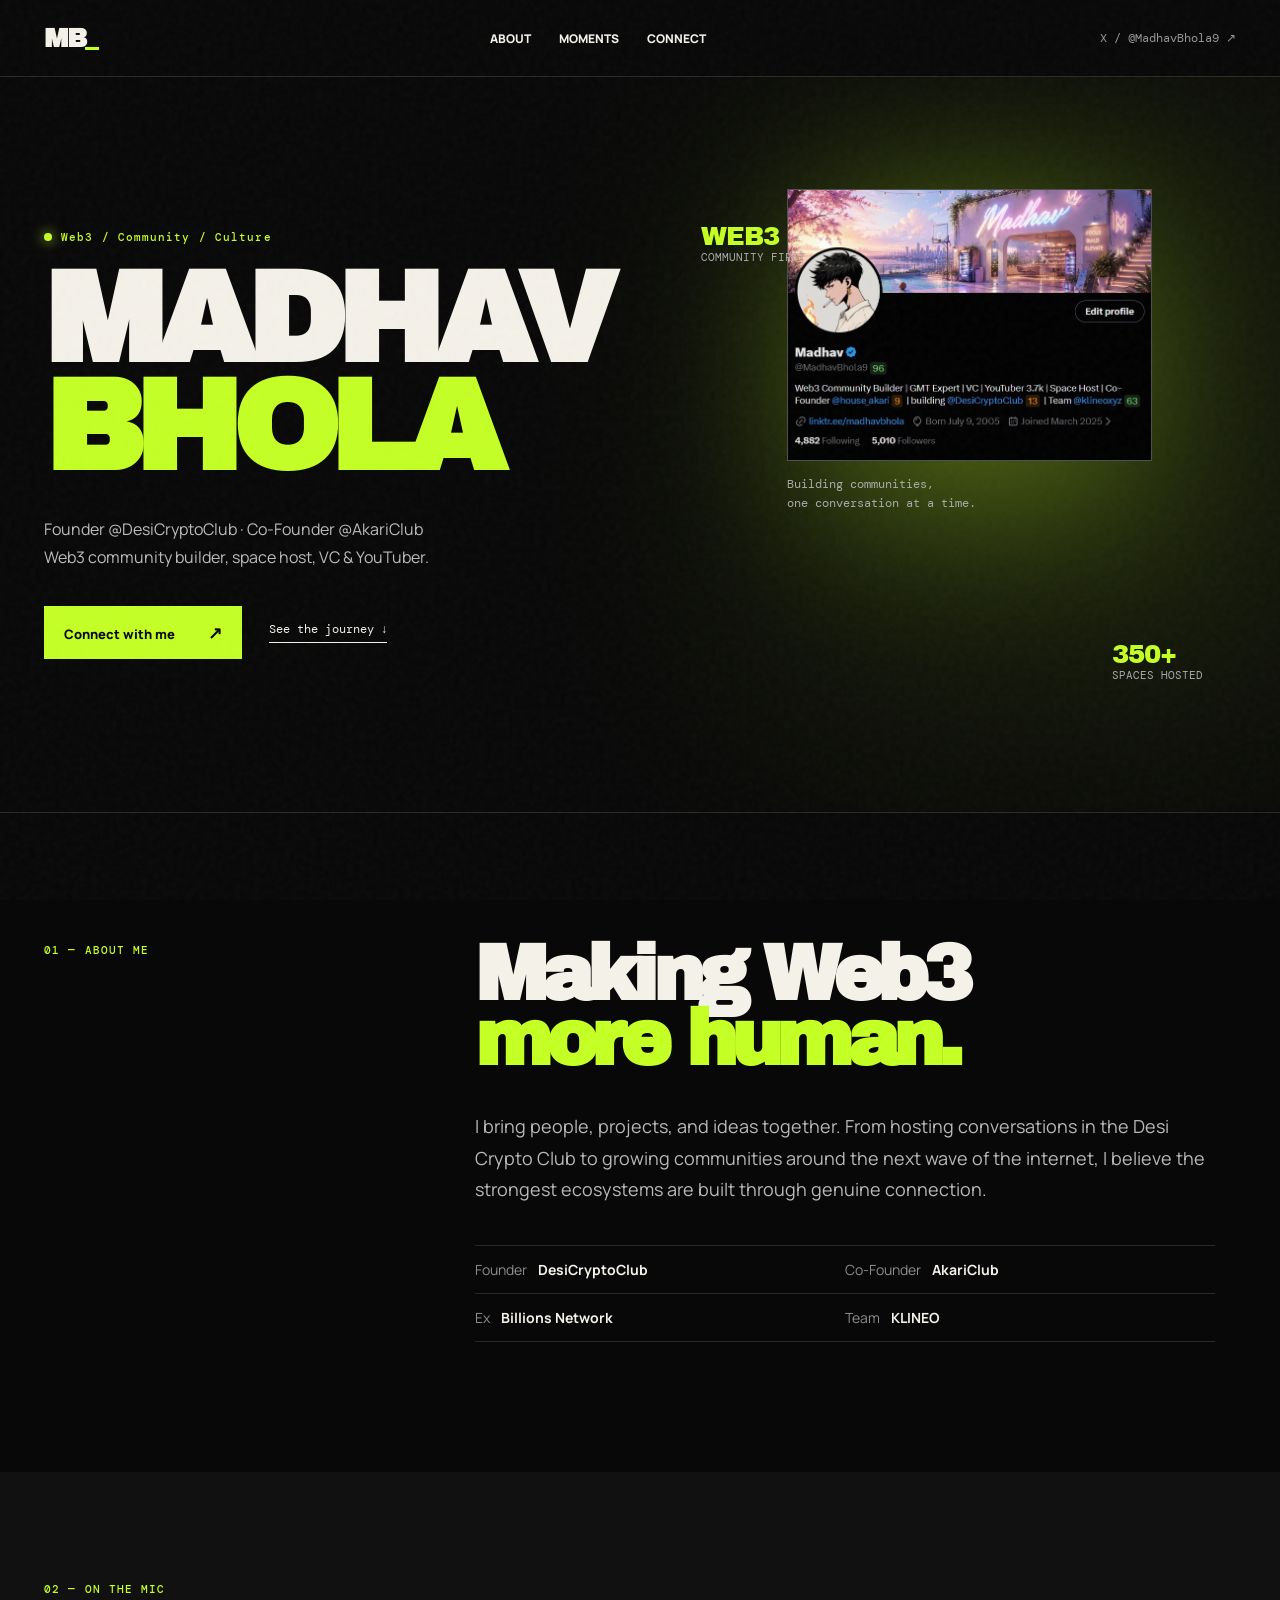
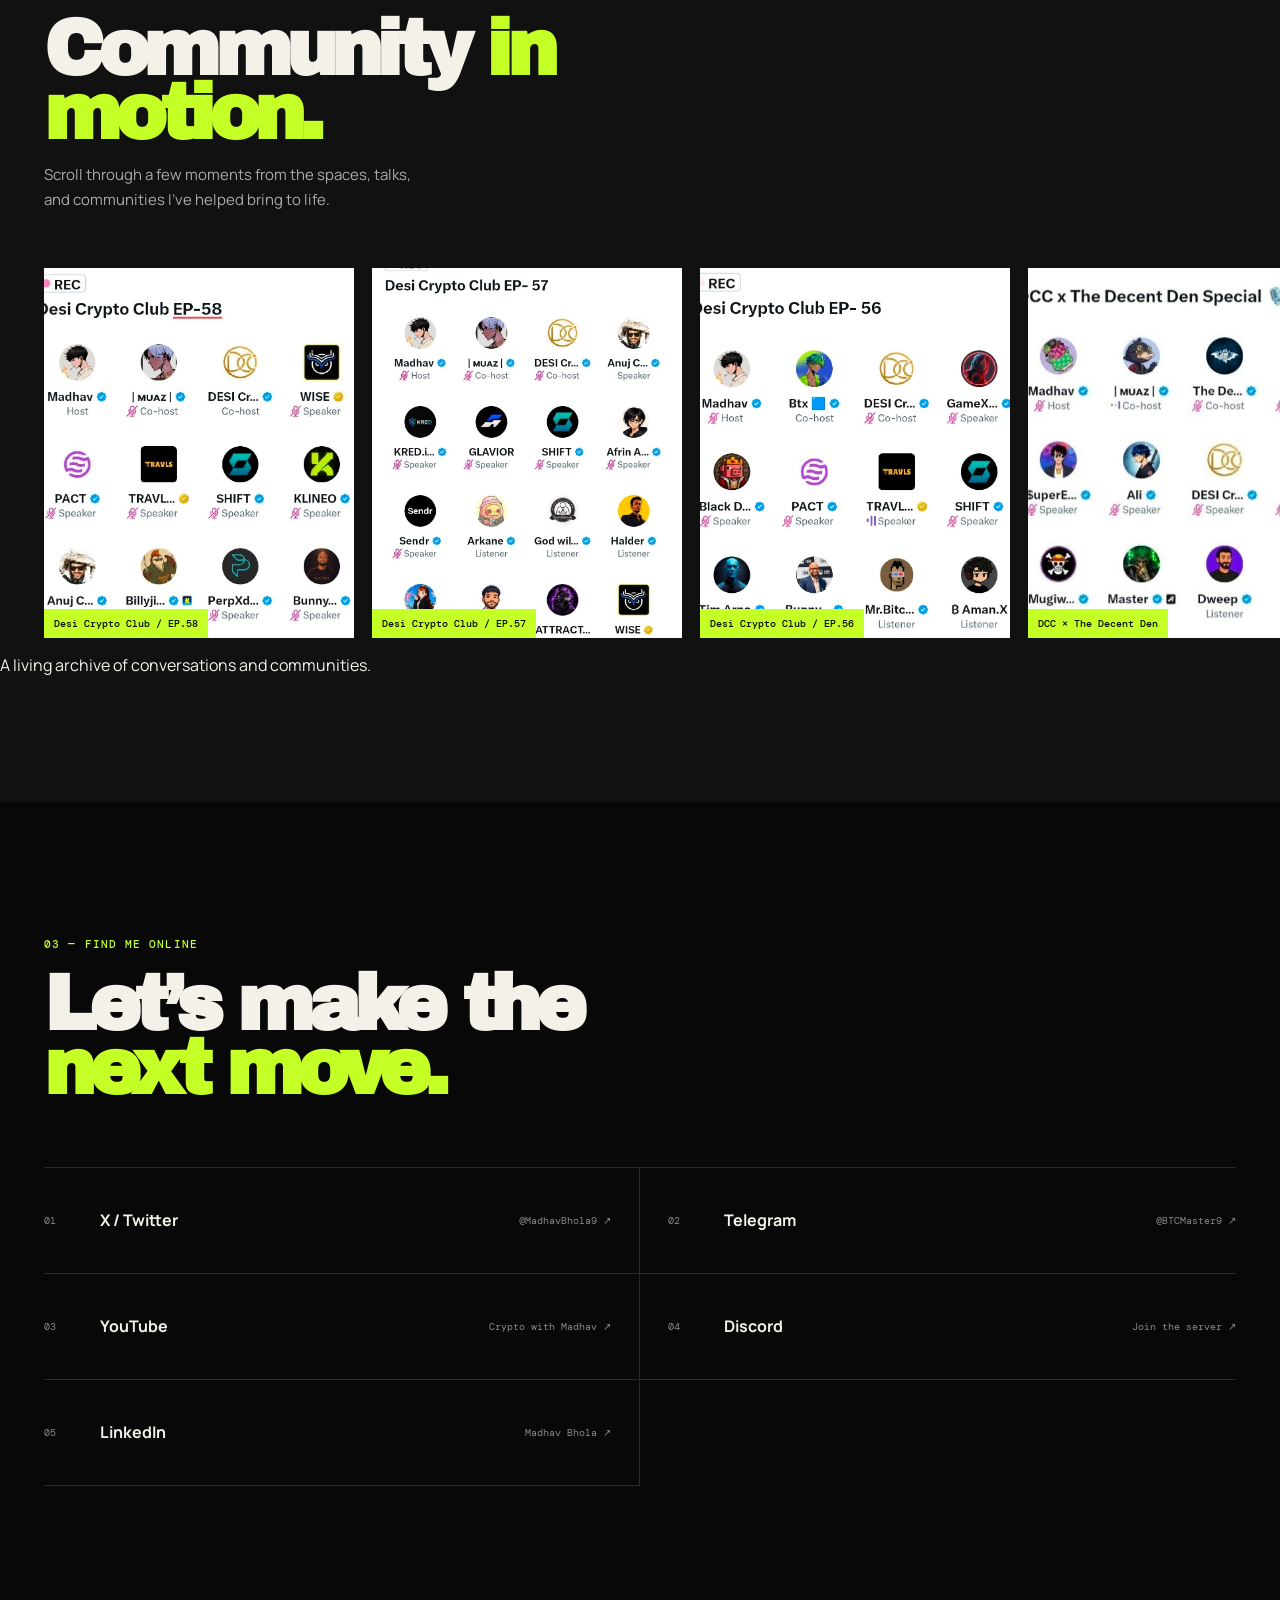
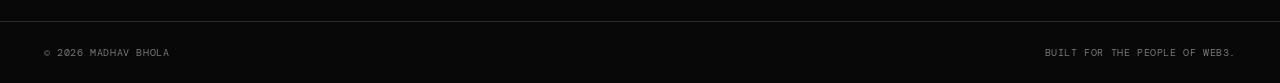
<file: index.html>
<!doctype html>
<html lang="en">
<head>
  <meta charset="UTF-8" /><meta name="viewport" content="width=device-width,initial-scale=1" />
  <meta name="description" content="Madhav Bhola — Web3 Community Builder, Space Host and Founder." />
  <title>Madhav Bhola — Web3 Community Builder</title>
  <link rel="preconnect" href="https://fonts.googleapis.com"><link rel="preconnect" href="https://fonts.gstatic.com" crossorigin>
  <link href="https://fonts.googleapis.com/css2?family=Archivo+Black&family=DM+Mono:wght@400;500&family=Manrope:wght@400;500;600;700;800&display=swap" rel="stylesheet">
  <link rel="stylesheet" href="styles.css" />
</head>
<body>
  <div class="noise" aria-hidden="true"></div>
  <header><a class="brand" href="#top">MB<span>_</span></a><nav><a href="#about">About</a><a href="#moments">Moments</a><a href="#connect">Connect</a></nav><a class="header-x" href="https://x.com/MadhavBhola9" target="_blank" rel="noreferrer">X / @MadhavBhola9 ↗</a></header>
  <main id="top">
    <section class="hero">
      <div class="hero-copy"><p class="kicker"><i></i>Web3 / Community / Culture</p><h1>MADHAV<br><span>BHOLA</span></h1><p class="hero-bio">Founder @DesiCryptoClub · Co-Founder @AkariClub<br>Web3 community builder, space host, VC & YouTuber.</p><div class="hero-actions"><a class="primary" href="#connect">Connect with me <b>↗</b></a><a class="text-link" href="#moments">See the journey ↓</a></div></div>
      <div class="profile-wrap"><div class="profile-glow"></div><img src="profile.jpg" alt="Madhav Bhola X profile" class="profile-image"><p class="profile-caption">Building communities,<br>one conversation at a time.</p></div>
      <div class="stat stat-one"><strong>350+</strong><span>Spaces hosted</span></div><div class="stat stat-two"><strong>WEB3</strong><span>Community first</span></div>
    </section>
    <section id="about" class="about"><p class="section-kicker">01 — ABOUT ME</p><div><h2>Making Web3<br><span>more human.</span></h2><p>I bring people, projects, and ideas together. From hosting conversations in the Desi Crypto Club to growing communities around the next wave of the internet, I believe the strongest ecosystems are built through genuine connection.</p><ul><li>Founder <b>DesiCryptoClub</b></li><li>Co-Founder <b>AkariClub</b></li><li>Ex <b>Billions Network</b></li><li>Team <b>KLINEO</b></li></ul></div></section>
    <section id="moments" class="moments"><div class="section-head"><p class="section-kicker">02 — ON THE MIC</p><h2>Community <span>in motion.</span></h2><p>Scroll through a few moments from the spaces, talks, and communities I’ve helped bring to life.</p></div>
      <div class="gallery-window"><div class="gallery-track" id="galleryTrack">
        <figure><img src="event-01.jpg" alt="Desi Crypto Club Episode 58"><figcaption>Desi Crypto Club / EP.58</figcaption></figure><figure><img src="event-02.jpg" alt="Desi Crypto Club Episode 57"><figcaption>Desi Crypto Club / EP.57</figcaption></figure><figure><img src="event-03.jpg" alt="Desi Crypto Club Episode 56"><figcaption>Desi Crypto Club / EP.56</figcaption></figure><figure><img src="event-04.jpg" alt="DCC x The Decent Den special"><figcaption>DCC × The Decent Den</figcaption></figure><figure><img src="event-05.jpg" alt="Wallchain community conversation"><figcaption>Wallchain gQuack</figcaption></figure><figure><img src="event-06.jpg" alt="Billions Community Talk Episode 300"><figcaption>Billions / EP.300</figcaption></figure><figure><img src="event-07.jpg" alt="Desi Crypto Club Episode 6"><figcaption>Desi Crypto Club / CySic</figcaption></figure><figure><img src="event-08.jpg" alt="Desi Crypto Club Episode 60"><figcaption>Desi Crypto Club / EP.60</figcaption></figure><figure><img src="event-09.jpg" alt="Web3 community live call"><figcaption>Community live call</figcaption></figure>
      </div></div><p class="gallery-note">A living archive of conversations and communities.</p>
    </section>
    <section id="connect" class="connect"><p class="section-kicker">03 — FIND ME ONLINE</p><h2>Let’s make the<br><span>next move.</span></h2><div class="social-grid"><a href="https://x.com/MadhavBhola9" target="_blank" rel="noreferrer"><small>01</small><b>X / Twitter</b><em>@MadhavBhola9 ↗</em></a><a href="https://t.me/BTCMaster9" target="_blank" rel="noreferrer"><small>02</small><b>Telegram</b><em>@BTCMaster9 ↗</em></a><a href="https://youtube.com/@cryptowithmadhav?si=uIJKlvUFuUPdNXNx" target="_blank" rel="noreferrer"><small>03</small><b>YouTube</b><em>Crypto with Madhav ↗</em></a><a href="https://discord.gg/pgBwf6YSA" target="_blank" rel="noreferrer"><small>04</small><b>Discord</b><em>Join the server ↗</em></a><a href="https://www.linkedin.com/in/madhav-bhola-547266369?utm_source=share_via&utm_content=profile&utm_medium=member_android" target="_blank" rel="noreferrer"><small>05</small><b>LinkedIn</b><em>Madhav Bhola ↗</em></a></div></section>
  </main><footer><span>© <span id="year"></span> MADHAV BHOLA</span><span>BUILT FOR THE PEOPLE OF WEB3.</span></footer><script src="script.js"></script>
</body></html>
</file>
<file: styles.css>
:root{--black:#080808;--soft:#111;--line:#292929;--white:#f4f1e9;--acid:#c4ff25;--muted:#969696}*{box-sizing:border-box}html{scroll-behavior:smooth}body{margin:0;background:var(--black);color:var(--white);font-family:Manrope,sans-serif}.noise{position:fixed;inset:0;pointer-events:none;opacity:.045;z-index:10;background-image:url("data:image/svg+xml,%3Csvg viewBox='0 0 180 180' xmlns='http://www.w3.org/2000/svg'%3E%3Cfilter id='n'%3E%3CfeTurbulence type='fractalNoise' baseFrequency='.8' numOctaves='4' stitchTiles='stitch'/%3E%3C/filter%3E%3Crect width='100%25' height='100%25' filter='url(%23n)' opacity='.8'/%3E%3C/svg%3E")}a{color:inherit;text-decoration:none}header,footer{max-width:1400px;margin:auto;padding:24px 44px;display:flex;align-items:center;justify-content:space-between;border-bottom:1px solid var(--line)}.brand{font:800 26px 'Archivo Black';letter-spacing:-2px}.brand span{color:var(--acid)}nav{display:flex;gap:28px;font-size:12px;font-weight:800;text-transform:uppercase}nav a:hover,.header-x:hover{color:var(--acid)}.header-x{font:12px 'DM Mono';color:var(--muted)}.hero{max-width:1400px;min-height:735px;margin:auto;padding:100px 44px;position:relative;display:flex;align-items:center;overflow:hidden}.hero:after{content:'';position:absolute;width:570px;height:570px;right:-50px;top:50px;background:var(--acid);filter:blur(130px);opacity:.1}.hero-copy{z-index:1}.kicker,.section-kicker{font:500 11px 'DM Mono';letter-spacing:.1em;color:var(--acid);margin:0 0 22px}.kicker i{display:inline-block;width:8px;height:8px;background:var(--acid);border-radius:50%;margin-right:9px;box-shadow:0 0 13px var(--acid)}h1,h2{font-family:'Archivo Black';letter-spacing:-.075em;line-height:.84;margin:0}h1{font-size:clamp(70px,10vw,160px)}h1 span,h2 span{color:var(--acid)}.hero-bio{max-width:500px;font-size:16px;line-height:1.7;color:#bbb;margin:35px 0}.hero-actions{display:flex;align-items:center;gap:27px}.primary{background:var(--acid);color:var(--black);padding:15px 20px;font-size:13px;font-weight:800}.primary b{margin-left:30px;font-size:17px}.text-link{font:12px 'DM Mono';border-bottom:1px solid var(--white);padding-bottom:5px}.profile-wrap{width:365px;position:absolute;right:10%;top:112px;z-index:1}.profile-glow{position:absolute;inset:7%;background:var(--acid);filter:blur(80px);opacity:.32}.profile-image{width:100%;position:relative;display:block;filter:grayscale(.1);border:1px solid #4e4e4e}.profile-caption{font:12px 'DM Mono';line-height:1.6;position:relative;margin:14px 0;color:#aaa}.stat{position:absolute;z-index:2;font:11px 'DM Mono';text-transform:uppercase}.stat strong{display:block;font:26px 'Archivo Black';color:var(--acid);letter-spacing:-1px}.stat span{color:#aaa}.stat-one{right:6%;bottom:130px}.stat-two{right:37%;top:145px}.about{max-width:1400px;margin:auto;padding:130px 44px;border-top:1px solid var(--line);display:grid;grid-template-columns:1fr 2fr;gap:50px}.about>div{max-width:740px}.about h2,.moments h2,.connect h2{font-size:clamp(49px,6vw,95px)}.about p:not(.section-kicker){font-size:18px;line-height:1.75;color:#b8b8b8;margin:39px 0}.about ul{padding:0;margin:0;border-top:1px solid var(--line);display:grid;grid-template-columns:1fr 1fr}.about li{list-style:none;padding:14px 0;border-bottom:1px solid var(--line);font-size:14px;color:#8c8c8c}.about b{color:var(--white);margin-left:8px}.moments{padding:110px 0;background:var(--soft);overflow:hidden}.section-head{padding:0 44px;max-width:850px}.section-head>p:last-child{max-width:390px;color:#aaa;font-size:15px;line-height:1.7}.gallery-window{margin-top:55px;overflow:hidden;cursor:grab}.gallery-track{display:flex;gap:18px;width:max-content;padding:0 44px;transition:transform .55s cubic-bezier(.22,.61,.36,1);will-change:transform}.gallery-track figure{position:relative;width:310px;height:370px;margin:0;flex:none;overflow:hidden;background:#222}.gallery-track img{width:100%;height:100%;object-fit:cover;transition:transform .4s}.gallery-track figure:hover img{transform:scale(1.04)}figcaption{position:absolute;bottom:0;left:0;background:var(--acid);color:#080808;padding:8px 10px;font:10px 'DM Mono';font-weight:500}.gallery-controls{padding:28px 44px;display:flex;gap:18px;align-items:center;font:10px 'DM Mono';letter-spacing:.08em;color:#888}.gallery-controls button{cursor:pointer;width:37px;height:37px;border:1px solid #444;background:transparent;color:var(--white);font-size:19px}.gallery-controls button:hover{border-color:var(--acid);color:var(--acid)}.connect{padding:135px 44px;max-width:1400px;margin:auto}.connect h2{margin-bottom:65px}.social-grid{border-top:1px solid var(--line);display:grid;grid-template-columns:1fr 1fr}.social-grid a{min-height:106px;border-bottom:1px solid var(--line);display:grid;grid-template-columns:48px 1fr auto;gap:8px;align-items:center;padding:17px 0}.social-grid a:nth-child(odd){padding-right:28px;border-right:1px solid var(--line)}.social-grid a:nth-child(even){padding-left:28px}.social-grid a:hover{color:var(--acid)}.social-grid small,.social-grid em{font:10px 'DM Mono';font-style:normal;color:#898989}.social-grid b{font-size:16px}footer{border-top:1px solid var(--line);border-bottom:0;color:#777;font:10px 'DM Mono';letter-spacing:.06em}@media(max-width:760px){header,footer{padding:19px 20px}.header-x{display:none}nav{gap:16px;font-size:10px}.hero{min-height:670px;padding:75px 20px;align-items:flex-start}.profile-wrap{width:240px;right:-40px;top:310px;opacity:.72}.stat-one{right:22px;bottom:40px}.stat-two{right:215px;top:350px}.hero-bio{font-size:14px;margin:26px 0;width:285px}.hero-actions{align-items:flex-start;flex-direction:column;gap:20px}.about{padding:83px 20px;grid-template-columns:1fr;gap:7px}.about p:not(.section-kicker){font-size:16px}.about ul{grid-template-columns:1fr}.moments{padding:83px 0}.section-head{padding:0 20px}.gallery-track{padding:0 20px}.gallery-track figure{width:245px;height:300px}.gallery-controls{padding:22px 20px}.connect{padding:83px 20px}.social-grid{grid-template-columns:1fr}.social-grid a:nth-child(odd),.social-grid a:nth-child(even){padding:15px 0;border-right:0}.social-grid a{min-height:80px;grid-template-columns:35px 1fr}.social-grid em{display:none}.social-grid b{font-size:15px}footer{font-size:8px}}
</file>
